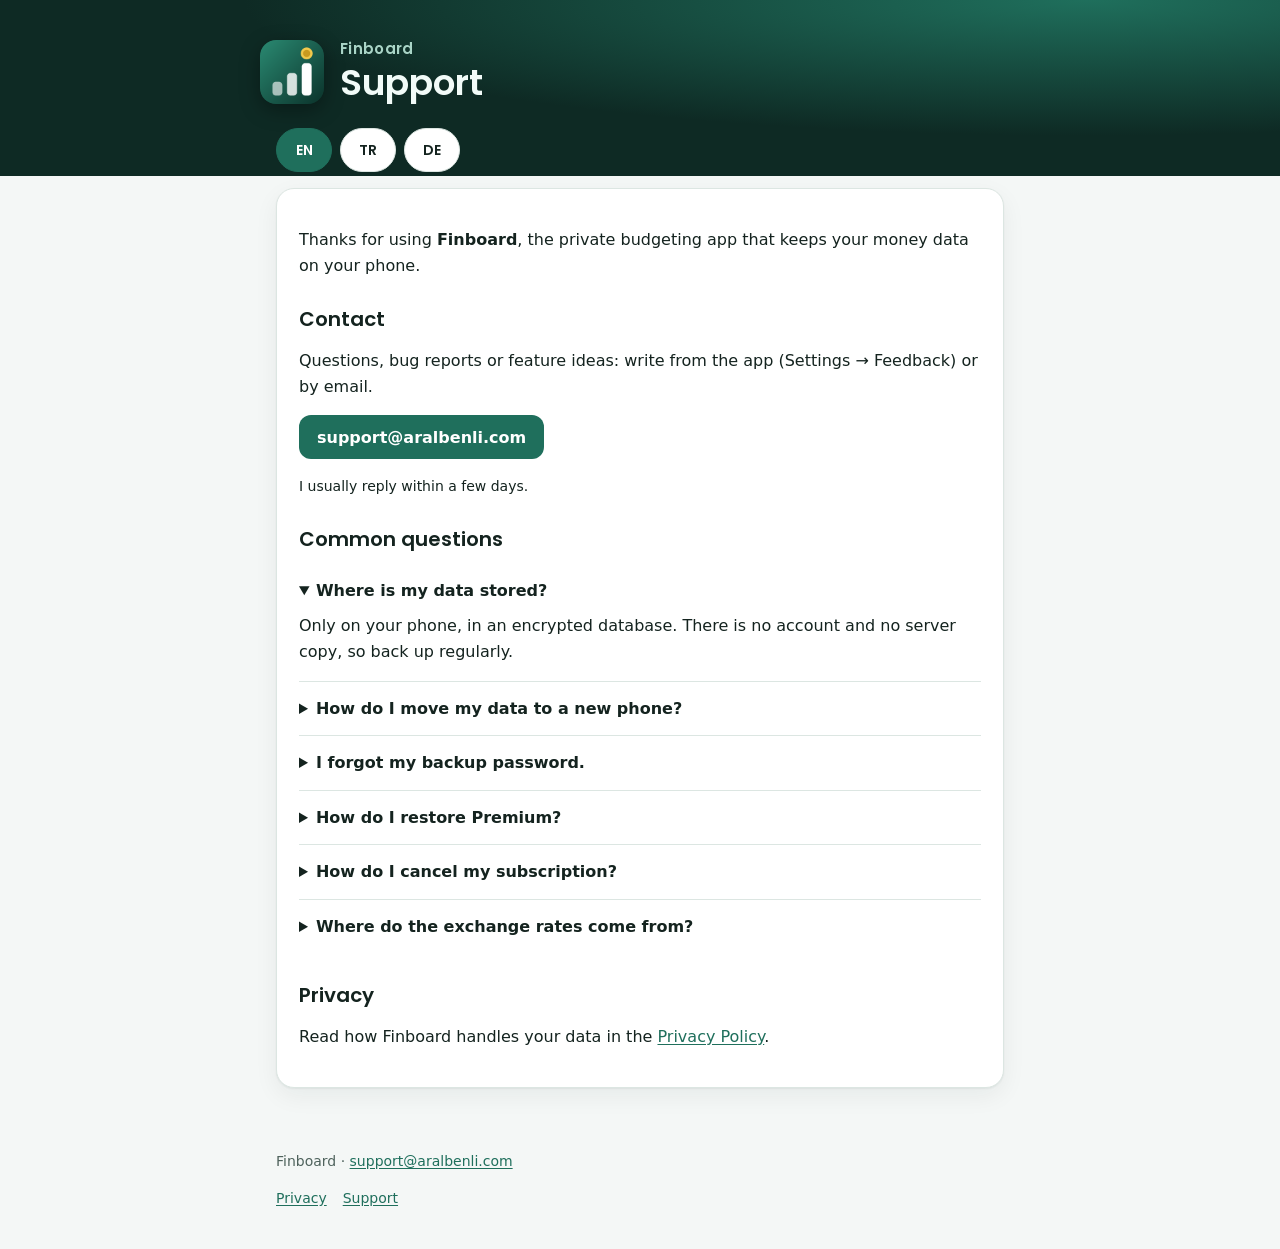
<file: index.html>
<!doctype html>
<html lang="en"><head><meta charset="utf-8"><meta name="viewport" content="width=device-width, initial-scale=1">
<title>Finboard</title><meta http-equiv="refresh" content="0; url=support.html"><link rel="canonical" href="support.html">
</head><body><p><a href="support.html">Finboard support</a> · <a href="privacy.html">Privacy Policy</a></p></body></html>
</file>
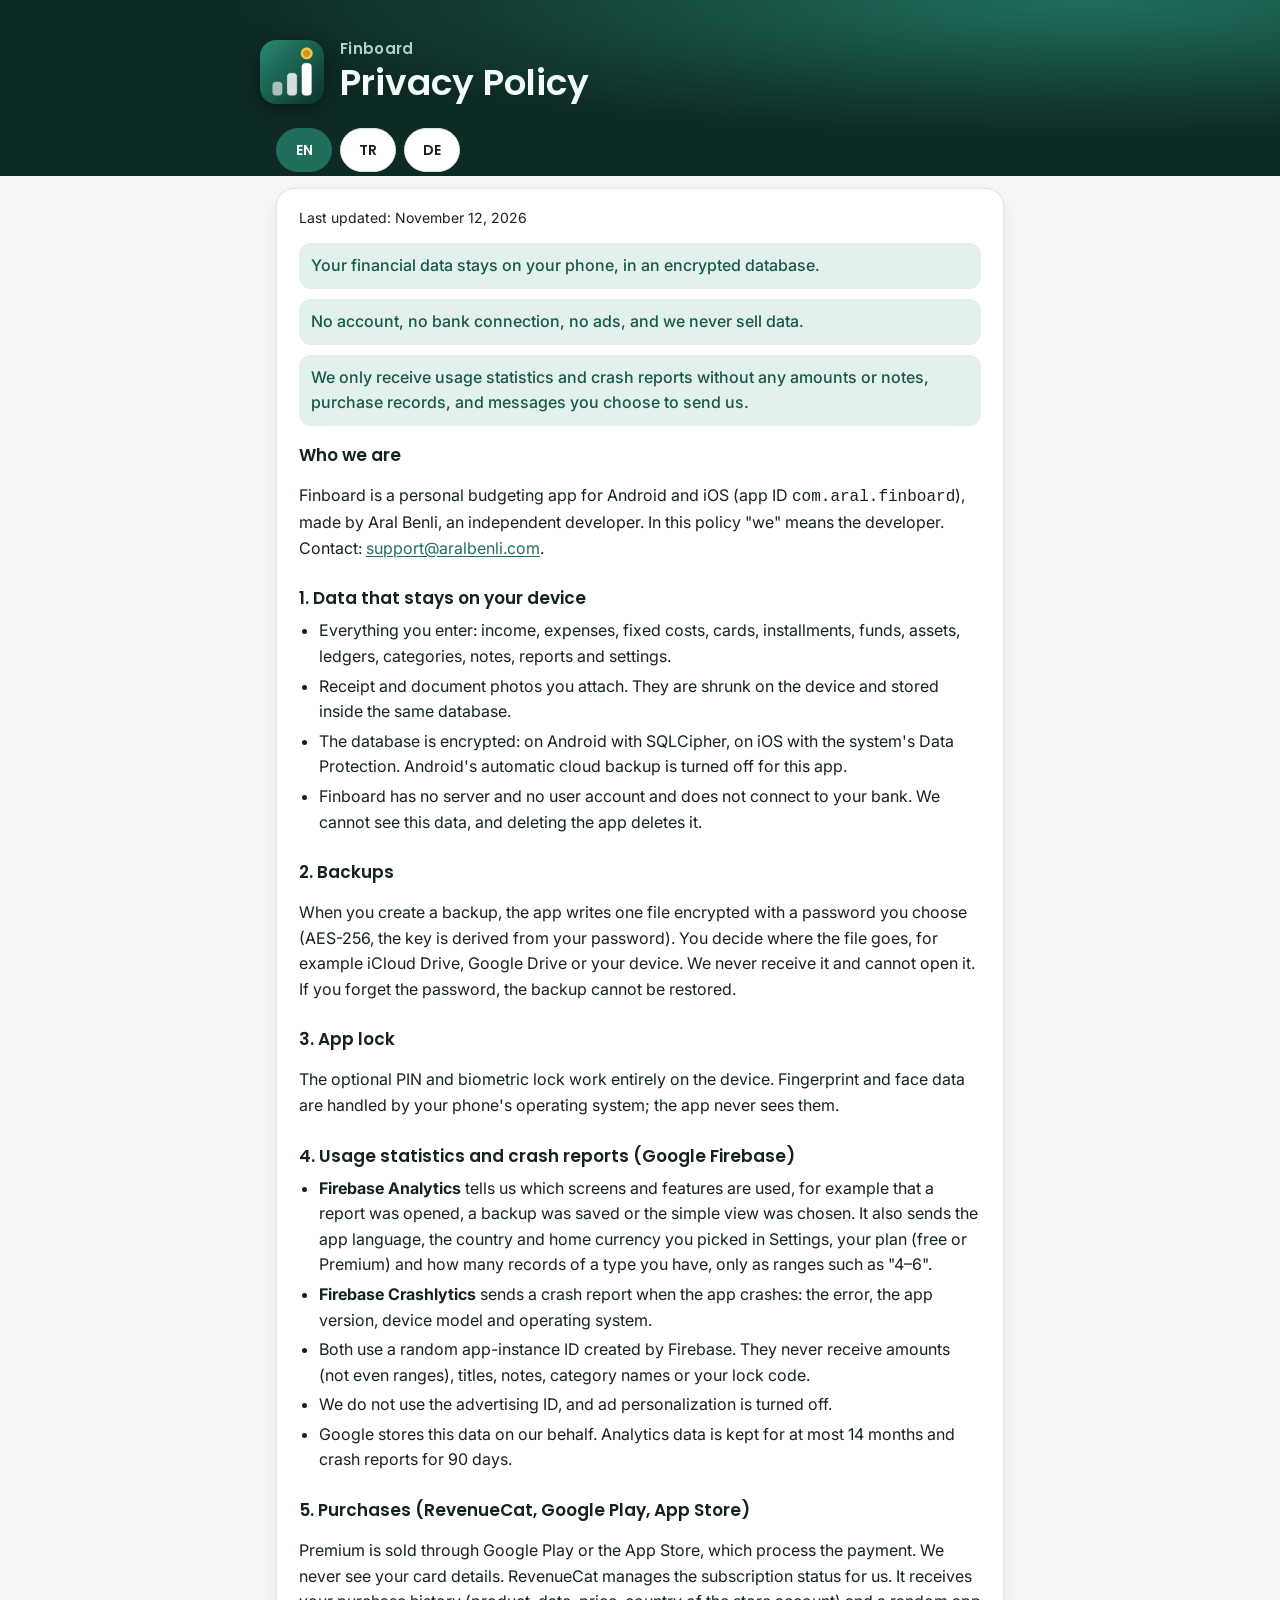
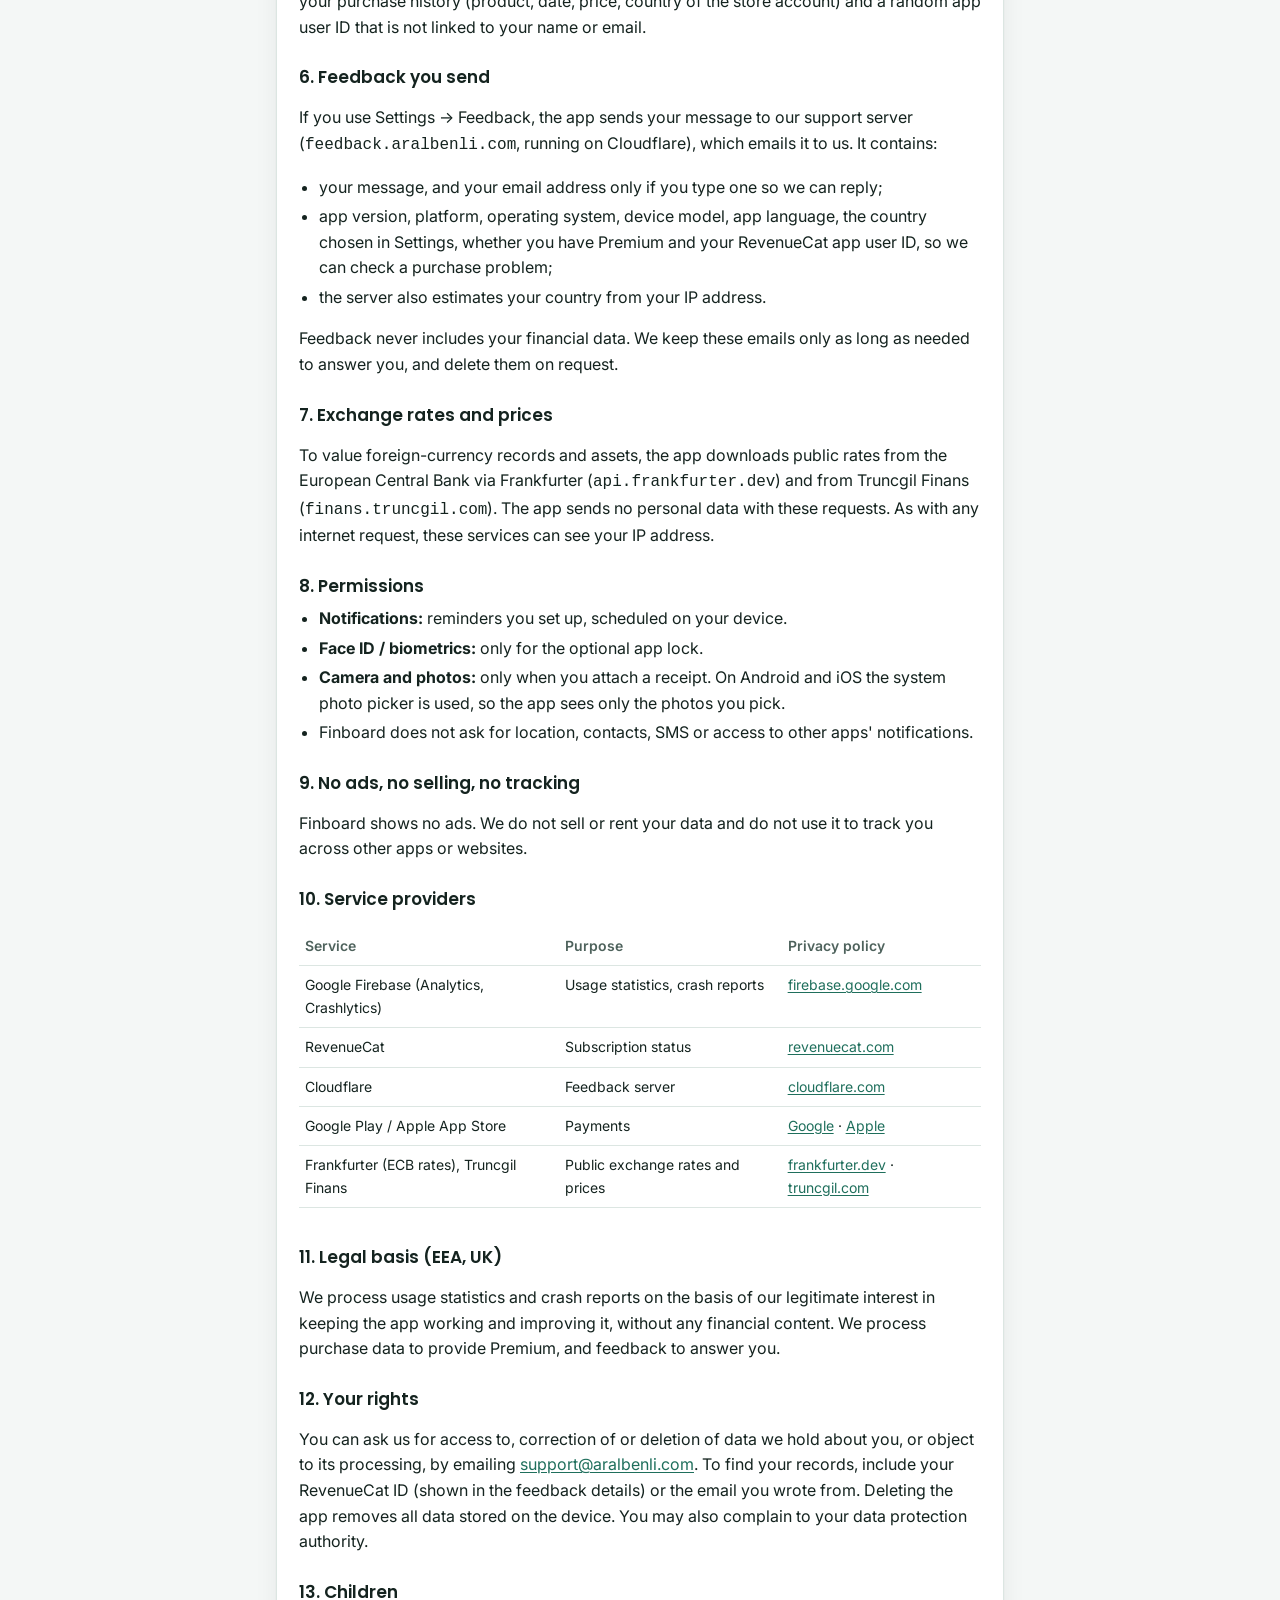
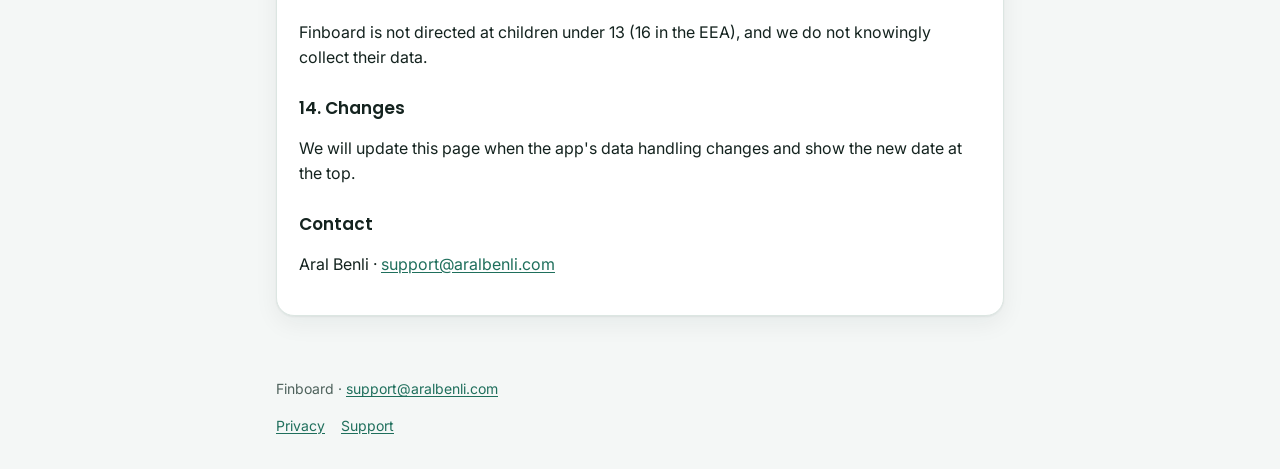
<file: privacy.html>
<!doctype html>
<html lang="en">
<head>
<meta charset="utf-8">
<meta name="viewport" content="width=device-width, initial-scale=1">
<title>Privacy Policy · Finboard</title>
<meta name="description" content="How Finboard handles your data: financial data stays encrypted on your device.">
<link rel="icon" href="icon.png">
<link rel="apple-touch-icon" href="icon.png">
<link rel="preconnect" href="https://fonts.googleapis.com">
<link rel="preconnect" href="https://fonts.gstatic.com" crossorigin>
<link href="https://fonts.googleapis.com/css2?family=Inter:wght@400;500;600&family=Poppins:wght@500;600&display=swap" rel="stylesheet">
<link rel="stylesheet" href="style.css">
<script>/* The app passes its own theme (?theme=dark|light); otherwise the system setting decides */
try{var t=new URLSearchParams(location.search).get("theme");if(t==="dark"||t==="light")document.documentElement.dataset.theme=t;}catch(e){}</script>
</head>
<body>
<header class="hero">
<div class="hero-inner">
<img src="icon.png" alt="" width="64" height="64" class="logo">
<div>
<p class="wordmark">Finboard</p>
<h1 data-i18n>Privacy Policy</h1>
</div>
</div>
</header>
<main>
<div class="tabs" role="tablist" aria-label="Language"><button type="button" role="tab" data-lang="en" aria-selected="false">EN</button><button type="button" role="tab" data-lang="tr" aria-selected="false">TR</button><button type="button" role="tab" data-lang="de" aria-selected="false">DE</button></div>

<section class="card page" data-lang="en" lang="en" hidden>
<p class="updated">Last updated: November 12, 2026</p>
<ul class="summary">
<li>Your financial data stays on your phone, in an encrypted database.</li>
<li>No account, no bank connection, no ads, and we never sell data.</li>
<li>We only receive usage statistics and crash reports without any amounts or notes, purchase records, and messages you choose to send us.</li>
</ul>

<h3>Who we are</h3>
<p>Finboard is a personal budgeting app for Android and iOS (app ID <code>com.aral.finboard</code>), made by Aral Benli, an independent developer. In this policy "we" means the developer. Contact: <a href="mailto:support@aralbenli.com">support@aralbenli.com</a>.</p>

<h3>1. Data that stays on your device</h3>
<ul>
<li>Everything you enter: income, expenses, fixed costs, cards, installments, funds, assets, ledgers, categories, notes, reports and settings.</li>
<li>Receipt and document photos you attach. They are shrunk on the device and stored inside the same database.</li>
<li>The database is encrypted: on Android with SQLCipher, on iOS with the system's Data Protection. Android's automatic cloud backup is turned off for this app.</li>
<li>Finboard has no server and no user account and does not connect to your bank. We cannot see this data, and deleting the app deletes it.</li>
</ul>

<h3>2. Backups</h3>
<p>When you create a backup, the app writes one file encrypted with a password you choose (AES-256, the key is derived from your password). You decide where the file goes, for example iCloud Drive, Google Drive or your device. We never receive it and cannot open it. If you forget the password, the backup cannot be restored.</p>

<h3>3. App lock</h3>
<p>The optional PIN and biometric lock work entirely on the device. Fingerprint and face data are handled by your phone's operating system; the app never sees them.</p>

<h3>4. Usage statistics and crash reports (Google Firebase)</h3>
<ul>
<li><strong>Firebase Analytics</strong> tells us which screens and features are used, for example that a report was opened, a backup was saved or the simple view was chosen. It also sends the app language, the country and home currency you picked in Settings, your plan (free or Premium) and how many records of a type you have, only as ranges such as "4–6".</li>
<li><strong>Firebase Crashlytics</strong> sends a crash report when the app crashes: the error, the app version, device model and operating system.</li>
<li>Both use a random app-instance ID created by Firebase. They never receive amounts (not even ranges), titles, notes, category names or your lock code.</li>
<li>We do not use the advertising ID, and ad personalization is turned off.</li>
<li>Google stores this data on our behalf. Analytics data is kept for at most 14 months and crash reports for 90 days.</li>
</ul>

<h3>5. Purchases (RevenueCat, Google Play, App Store)</h3>
<p>Premium is sold through Google Play or the App Store, which process the payment. We never see your card details. RevenueCat manages the subscription status for us. It receives your purchase history (product, date, price, country of the store account) and a random app user ID that is not linked to your name or email.</p>

<h3>6. Feedback you send</h3>
<p>If you use Settings → Feedback, the app sends your message to our support server (<code>feedback.aralbenli.com</code>, running on Cloudflare), which emails it to us. It contains:</p>
<ul>
<li>your message, and your email address only if you type one so we can reply;</li>
<li>app version, platform, operating system, device model, app language, the country chosen in Settings, whether you have Premium and your RevenueCat app user ID, so we can check a purchase problem;</li>
<li>the server also estimates your country from your IP address.</li>
</ul>
<p>Feedback never includes your financial data. We keep these emails only as long as needed to answer you, and delete them on request.</p>

<h3>7. Exchange rates and prices</h3>
<p>To value foreign-currency records and assets, the app downloads public rates from the European Central Bank via Frankfurter (<code>api.frankfurter.dev</code>) and from Truncgil Finans (<code>finans.truncgil.com</code>). The app sends no personal data with these requests. As with any internet request, these services can see your IP address.</p>

<h3>8. Permissions</h3>
<ul>
<li><strong>Notifications:</strong> reminders you set up, scheduled on your device.</li>
<li><strong>Face ID / biometrics:</strong> only for the optional app lock.</li>
<li><strong>Camera and photos:</strong> only when you attach a receipt. On Android and iOS the system photo picker is used, so the app sees only the photos you pick.</li>
<li>Finboard does not ask for location, contacts, SMS or access to other apps' notifications.</li>
</ul>

<h3>9. No ads, no selling, no tracking</h3>
<p>Finboard shows no ads. We do not sell or rent your data and do not use it to track you across other apps or websites.</p>

<h3>10. Service providers</h3>
<div class="table-wrap"><table>
<tr><th>Service</th><th>Purpose</th><th>Privacy policy</th></tr>
<tr><td>Google Firebase (Analytics, Crashlytics)</td><td>Usage statistics, crash reports</td><td><a href="https://firebase.google.com/support/privacy">firebase.google.com</a></td></tr>
<tr><td>RevenueCat</td><td>Subscription status</td><td><a href="https://www.revenuecat.com/privacy">revenuecat.com</a></td></tr>
<tr><td>Cloudflare</td><td>Feedback server</td><td><a href="https://www.cloudflare.com/privacypolicy/">cloudflare.com</a></td></tr>
<tr><td>Google Play / Apple App Store</td><td>Payments</td><td><a href="https://policies.google.com/privacy">Google</a> · <a href="https://www.apple.com/legal/privacy/">Apple</a></td></tr>
<tr><td>Frankfurter (ECB rates), Truncgil Finans</td><td>Public exchange rates and prices</td><td><a href="https://frankfurter.dev">frankfurter.dev</a> · <a href="https://finans.truncgil.com">truncgil.com</a></td></tr>
</table></div>

<h3>11. Legal basis (EEA, UK)</h3>
<p>We process usage statistics and crash reports on the basis of our legitimate interest in keeping the app working and improving it, without any financial content. We process purchase data to provide Premium, and feedback to answer you.</p>

<h3>12. Your rights</h3>
<p>You can ask us for access to, correction of or deletion of data we hold about you, or object to its processing, by emailing <a href="mailto:support@aralbenli.com">support@aralbenli.com</a>. To find your records, include your RevenueCat ID (shown in the feedback details) or the email you wrote from. Deleting the app removes all data stored on the device. You may also complain to your data protection authority.</p>

<h3>13. Children</h3>
<p>Finboard is not directed at children under 13 (16 in the EEA), and we do not knowingly collect their data.</p>

<h3>14. Changes</h3>
<p>We will update this page when the app's data handling changes and show the new date at the top.</p>

<h3>Contact</h3>
<p>Aral Benli · <a href="mailto:support@aralbenli.com">support@aralbenli.com</a></p>
</section>

<section class="card page" data-lang="tr" lang="tr" hidden>
<p class="updated">Son güncelleme: 12 Kasım 2026</p>
<ul class="summary">
<li>Finansal verileriniz telefonunuzda, şifreli bir veritabanında kalır.</li>
<li>Hesap yok, banka bağlantısı yok, reklam yok; verilerinizi asla satmayız.</li>
<li>Bize yalnızca tutar ve not içermeyen kullanım istatistikleri ile çökme raporları, satın alma kayıtları ve sizin gönderdiğiniz mesajlar ulaşır.</li>
</ul>

<h3>Biz kimiz</h3>
<p>Finboard, Android ve iOS için bir kişisel bütçe uygulamasıdır (uygulama kimliği <code>com.aral.finboard</code>). Bağımsız geliştirici Aral Benli tarafından yapılmıştır. Bu politikada "biz" geliştiriciyi ifade eder. İletişim: <a href="mailto:support@aralbenli.com">support@aralbenli.com</a>.</p>

<h3>1. Cihazınızda kalan veriler</h3>
<ul>
<li>Girdiğiniz her şey: gelirler, giderler, sabit giderler, kartlar, taksitler, fonlar, varlıklar, defterler, kategoriler, notlar, raporlar ve ayarlar.</li>
<li>Eklediğiniz fiş ve belge fotoğrafları. Cihazda küçültülür ve aynı veritabanında saklanır.</li>
<li>Veritabanı şifrelidir: Android'de SQLCipher, iOS'ta sistemin Veri Koruması (Data Protection) ile. Bu uygulama için Android'in otomatik bulut yedeklemesi kapalıdır.</li>
<li>Finboard'un sunucusu ve kullanıcı hesabı yoktur, bankanıza bağlanmaz. Bu verileri göremeyiz; uygulamayı silmek verileri de siler.</li>
</ul>

<h3>2. Yedekler</h3>
<p>Yedek aldığınızda uygulama, seçtiğiniz bir parolayla şifrelenmiş tek bir dosya oluşturur (AES-256, anahtar parolanızdan türetilir). Dosyanın nereye kaydedileceğine siz karar verirsiniz, örneğin iCloud Drive, Google Drive ya da cihazınız. Dosya bize hiç ulaşmaz ve biz açamayız. Parolayı unutursanız yedek geri yüklenemez.</p>

<h3>3. Uygulama kilidi</h3>
<p>İsteğe bağlı PIN ve biyometrik kilit tamamen cihazda çalışır. Parmak izi ve yüz verileri telefonunuzun işletim sistemi tarafından işlenir; uygulama bunları hiç görmez.</p>

<h3>4. Kullanım istatistikleri ve çökme raporları (Google Firebase)</h3>
<ul>
<li><strong>Firebase Analytics</strong> hangi ekran ve özelliklerin kullanıldığını gösterir, örneğin bir raporun açılması, yedeğin kaydedilmesi ya da sade görünümün seçilmesi. Ayrıca uygulama dilini, Ayarlar'da seçtiğiniz ülke ve ana para birimini, planınızı (ücretsiz ya da Premium) ve bir türden kaç kaydınız olduğunu yalnızca "4–6" gibi aralıklarla gönderir.</li>
<li><strong>Firebase Crashlytics</strong> uygulama çöktüğünde bir çökme raporu gönderir: hata, uygulama sürümü, cihaz modeli ve işletim sistemi.</li>
<li>İkisi de Firebase'in oluşturduğu rastgele bir uygulama kimliği kullanır. Tutarları (aralık olarak bile), başlıkları, notları, kategori adlarını ya da kilit kodunuzu asla almazlar.</li>
<li>Reklam kimliğini kullanmayız, reklam kişiselleştirmesi kapalıdır.</li>
<li>Bu verileri Google bizim adımıza saklar. Analytics verileri en fazla 14 ay, çökme raporları 90 gün tutulur.</li>
</ul>

<h3>5. Satın almalar (RevenueCat, Google Play, App Store)</h3>
<p>Premium, ödemeyi işleyen Google Play ya da App Store üzerinden satılır. Kart bilgilerinizi hiç görmeyiz. Abonelik durumunu bizim için RevenueCat yönetir. RevenueCat satın alma geçmişinizi (ürün, tarih, fiyat, mağaza hesabının ülkesi) ve adınıza ya da e-postanıza bağlı olmayan rastgele bir uygulama kullanıcı kimliğini alır.</p>

<h3>6. Gönderdiğiniz geri bildirimler</h3>
<p>Ayarlar → Geri bildirim'i kullanırsanız uygulama mesajınızı destek sunucumuza (<code>feedback.aralbenli.com</code>, Cloudflare üzerinde çalışır) gönderir; sunucu da bize e-postayla iletir. İçeriği:</p>
<ul>
<li>mesajınız; yanıt verebilmemiz için yalnızca siz yazarsanız e-posta adresiniz;</li>
<li>uygulama sürümü, platform, işletim sistemi, cihaz modeli, uygulama dili, Ayarlar'da seçilen ülke, Premium olup olmadığınız ve bir satın alma sorununu kontrol edebilmemiz için RevenueCat uygulama kullanıcı kimliğiniz;</li>
<li>sunucu ayrıca IP adresinizden ülkenizi tahmin eder.</li>
</ul>
<p>Geri bildirim hiçbir zaman finansal verilerinizi içermez. Bu e-postaları yalnızca size yanıt vermek için gereken süre boyunca saklar, talep ederseniz sileriz.</p>

<h3>7. Döviz kurları ve fiyatlar</h3>
<p>Döviz cinsinden kayıtları ve varlıkları değerlemek için uygulama, Avrupa Merkez Bankası'nın kurlarını Frankfurter (<code>api.frankfurter.dev</code>) üzerinden ve Truncgil Finans'tan (<code>finans.truncgil.com</code>) herkese açık olarak indirir. Bu isteklerle hiçbir kişisel veri gönderilmez. Her internet isteğinde olduğu gibi bu hizmetler IP adresinizi görebilir.</p>

<h3>8. İzinler</h3>
<ul>
<li><strong>Bildirimler:</strong> kurduğunuz hatırlatıcılar, cihazınızda planlanır.</li>
<li><strong>Face ID / biyometri:</strong> yalnızca isteğe bağlı uygulama kilidi için.</li>
<li><strong>Kamera ve fotoğraflar:</strong> yalnızca fiş eklerken. Android ve iOS'ta sistemin fotoğraf seçicisi kullanılır, uygulama yalnızca seçtiğiniz fotoğrafları görür.</li>
<li>Finboard konum, kişiler, SMS ya da diğer uygulamaların bildirimlerine erişim istemez.</li>
</ul>

<h3>9. Reklam yok, satış yok, izleme yok</h3>
<p>Finboard reklam göstermez. Verilerinizi satmaz ya da kiralamayız; sizi başka uygulama ve sitelerde izlemek için kullanmayız.</p>

<h3>10. Hizmet sağlayıcılar</h3>
<div class="table-wrap"><table>
<tr><th>Hizmet</th><th>Amaç</th><th>Gizlilik politikası</th></tr>
<tr><td>Google Firebase (Analytics, Crashlytics)</td><td>Kullanım istatistikleri, çökme raporları</td><td><a href="https://firebase.google.com/support/privacy">firebase.google.com</a></td></tr>
<tr><td>RevenueCat</td><td>Abonelik durumu</td><td><a href="https://www.revenuecat.com/privacy">revenuecat.com</a></td></tr>
<tr><td>Cloudflare</td><td>Geri bildirim sunucusu</td><td><a href="https://www.cloudflare.com/privacypolicy/">cloudflare.com</a></td></tr>
<tr><td>Google Play / Apple App Store</td><td>Ödemeler</td><td><a href="https://policies.google.com/privacy">Google</a> · <a href="https://www.apple.com/legal/privacy/">Apple</a></td></tr>
<tr><td>Frankfurter (AMB kurları), Truncgil Finans</td><td>Herkese açık kurlar ve fiyatlar</td><td><a href="https://frankfurter.dev">frankfurter.dev</a> · <a href="https://finans.truncgil.com">truncgil.com</a></td></tr>
</table></div>

<h3>11. Hukuki dayanak (KVKK, AEA, Birleşik Krallık)</h3>
<p>Kullanım istatistiklerini ve çökme raporlarını, uygulamayı çalışır tutmak ve geliştirmek için meşru menfaatimize dayanarak, hiçbir finansal içerik olmadan işleriz. Satın alma verilerini Premium'u sağlamak, geri bildirimleri size yanıt vermek için işleriz.</p>

<h3>12. Haklarınız</h3>
<p>Hakkınızda tuttuğumuz verilere erişmek, düzeltilmesini ya da silinmesini istemek veya işlenmesine itiraz etmek için <a href="mailto:support@aralbenli.com">support@aralbenli.com</a> adresine yazabilirsiniz. Kayıtlarınızı bulabilmemiz için RevenueCat kimliğinizi (geri bildirim ayrıntılarında görünür) ya da yazdığınız e-posta adresini ekleyin. Uygulamayı silmek cihazdaki tüm verileri siler. Kişisel Verileri Koruma Kurulu'na ya da bulunduğunuz ülkenin veri koruma otoritesine şikâyette bulunabilirsiniz.</p>

<h3>13. Çocuklar</h3>
<p>Finboard 13 yaşından (AEA'da 16) küçük çocuklara yönelik değildir ve onların verilerini bilerek toplamayız.</p>

<h3>14. Değişiklikler</h3>
<p>Uygulamanın veri kullanımı değiştiğinde bu sayfayı güncelleriz ve yeni tarihi en üstte gösteririz.</p>

<h3>İletişim</h3>
<p>Aral Benli · <a href="mailto:support@aralbenli.com">support@aralbenli.com</a></p>
</section>

<section class="card page" data-lang="de" lang="de" hidden>
<p class="updated">Zuletzt aktualisiert: 12. November 2026</p>
<ul class="summary">
<li>Ihre Finanzdaten bleiben auf Ihrem Telefon, in einer verschlüsselten Datenbank.</li>
<li>Kein Konto, keine Bankverbindung, keine Werbung, und wir verkaufen niemals Daten.</li>
<li>Wir erhalten nur Nutzungsstatistiken und Absturzberichte ohne Beträge oder Notizen, Kaufdaten und Nachrichten, die Sie uns selbst senden.</li>
</ul>

<h3>Wer wir sind</h3>
<p>Finboard ist eine App für das persönliche Budget für Android und iOS (App-ID <code>com.aral.finboard</code>), entwickelt von Aral Benli, einem unabhängigen Entwickler. „Wir“ bezeichnet in dieser Erklärung den Entwickler. Kontakt: <a href="mailto:support@aralbenli.com">support@aralbenli.com</a>.</p>

<h3>1. Daten, die auf Ihrem Gerät bleiben</h3>
<ul>
<li>Alles, was Sie eingeben: Einnahmen, Ausgaben, Fixkosten, Karten, Raten, Fonds, Vermögenswerte, Bücher, Kategorien, Notizen, Berichte und Einstellungen.</li>
<li>Beleg- und Dokumentfotos, die Sie anhängen. Sie werden auf dem Gerät verkleinert und in derselben Datenbank gespeichert.</li>
<li>Die Datenbank ist verschlüsselt: unter Android mit SQLCipher, unter iOS mit dem Datenschutz (Data Protection) des Systems. Die automatische Cloud-Sicherung von Android ist für diese App deaktiviert.</li>
<li>Finboard hat keinen Server und kein Benutzerkonto und verbindet sich nicht mit Ihrer Bank. Wir können diese Daten nicht sehen; wenn Sie die App löschen, werden sie gelöscht.</li>
</ul>

<h3>2. Sicherungen</h3>
<p>Wenn Sie eine Sicherung erstellen, schreibt die App eine Datei, die mit einem von Ihnen gewählten Passwort verschlüsselt ist (AES-256, der Schlüssel wird aus Ihrem Passwort abgeleitet). Sie entscheiden, wo die Datei gespeichert wird, zum Beispiel in iCloud Drive, Google Drive oder auf Ihrem Gerät. Wir erhalten sie nie und können sie nicht öffnen. Wenn Sie das Passwort vergessen, kann die Sicherung nicht wiederhergestellt werden.</p>

<h3>3. App-Sperre</h3>
<p>Die optionale PIN- und biometrische Sperre arbeitet vollständig auf dem Gerät. Fingerabdruck- und Gesichtsdaten verarbeitet das Betriebssystem Ihres Telefons; die App sieht sie nie.</p>

<h3>4. Nutzungsstatistiken und Absturzberichte (Google Firebase)</h3>
<ul>
<li><strong>Firebase Analytics</strong> zeigt uns, welche Bildschirme und Funktionen genutzt werden, zum Beispiel dass ein Bericht geöffnet, eine Sicherung gespeichert oder die einfache Ansicht gewählt wurde. Außerdem werden die App-Sprache, das in den Einstellungen gewählte Land und die Hauptwährung, Ihr Tarif (kostenlos oder Premium) und die Anzahl Ihrer Einträge eines Typs gesendet, nur als Bereiche wie „4–6“.</li>
<li><strong>Firebase Crashlytics</strong> sendet bei einem Absturz einen Absturzbericht: den Fehler, die App-Version, das Gerätemodell und das Betriebssystem.</li>
<li>Beide verwenden eine zufällige App-Instanz-ID von Firebase. Sie erhalten nie Beträge (auch keine Bereiche), Titel, Notizen, Kategorienamen oder Ihren Sperrcode.</li>
<li>Wir verwenden keine Werbe-ID, und die Personalisierung von Werbung ist deaktiviert.</li>
<li>Google speichert diese Daten in unserem Auftrag. Analytics-Daten werden höchstens 14 Monate, Absturzberichte 90 Tage aufbewahrt.</li>
</ul>

<h3>5. Käufe (RevenueCat, Google Play, App Store)</h3>
<p>Premium wird über Google Play oder den App Store verkauft, die die Zahlung abwickeln. Ihre Kartendaten sehen wir nie. RevenueCat verwaltet für uns den Abostatus und erhält Ihren Kaufverlauf (Produkt, Datum, Preis, Land des Store-Kontos) sowie eine zufällige App-Benutzer-ID, die nicht mit Ihrem Namen oder Ihrer E-Mail verknüpft ist.</p>

<h3>6. Feedback, das Sie senden</h3>
<p>Wenn Sie Einstellungen → Feedback verwenden, sendet die App Ihre Nachricht an unseren Support-Server (<code>feedback.aralbenli.com</code>, betrieben auf Cloudflare), der sie uns per E-Mail weiterleitet. Sie enthält:</p>
<ul>
<li>Ihre Nachricht und Ihre E-Mail-Adresse nur, wenn Sie eine eingeben, damit wir antworten können;</li>
<li>App-Version, Plattform, Betriebssystem, Gerätemodell, App-Sprache, das in den Einstellungen gewählte Land, ob Sie Premium haben, und Ihre RevenueCat-App-Benutzer-ID, damit wir ein Kaufproblem prüfen können;</li>
<li>der Server schätzt außerdem Ihr Land anhand Ihrer IP-Adresse.</li>
</ul>
<p>Feedback enthält nie Ihre Finanzdaten. Wir bewahren diese E-Mails nur so lange auf, wie es für die Antwort nötig ist, und löschen sie auf Anfrage.</p>

<h3>7. Wechselkurse und Preise</h3>
<p>Um Fremdwährungseinträge und Vermögenswerte zu bewerten, lädt die App öffentliche Kurse der Europäischen Zentralbank über Frankfurter (<code>api.frankfurter.dev</code>) und von Truncgil Finans (<code>finans.truncgil.com</code>) herunter. Dabei werden keine personenbezogenen Daten gesendet. Wie bei jeder Internetanfrage können diese Dienste Ihre IP-Adresse sehen.</p>

<h3>8. Berechtigungen</h3>
<ul>
<li><strong>Benachrichtigungen:</strong> Erinnerungen, die Sie einrichten, werden auf Ihrem Gerät geplant.</li>
<li><strong>Face ID / Biometrie:</strong> nur für die optionale App-Sperre.</li>
<li><strong>Kamera und Fotos:</strong> nur wenn Sie einen Beleg anhängen. Unter Android und iOS wird die Fotoauswahl des Systems verwendet; die App sieht nur die Fotos, die Sie auswählen.</li>
<li>Finboard fragt nicht nach Standort, Kontakten, SMS oder Zugriff auf Benachrichtigungen anderer Apps.</li>
</ul>

<h3>9. Keine Werbung, kein Verkauf, kein Tracking</h3>
<p>Finboard zeigt keine Werbung. Wir verkaufen oder vermieten Ihre Daten nicht und nutzen sie nicht, um Sie in anderen Apps oder auf Websites zu verfolgen.</p>

<h3>10. Dienstleister</h3>
<div class="table-wrap"><table>
<tr><th>Dienst</th><th>Zweck</th><th>Datenschutzerklärung</th></tr>
<tr><td>Google Firebase (Analytics, Crashlytics)</td><td>Nutzungsstatistiken, Absturzberichte</td><td><a href="https://firebase.google.com/support/privacy">firebase.google.com</a></td></tr>
<tr><td>RevenueCat</td><td>Abostatus</td><td><a href="https://www.revenuecat.com/privacy">revenuecat.com</a></td></tr>
<tr><td>Cloudflare</td><td>Feedback-Server</td><td><a href="https://www.cloudflare.com/privacypolicy/">cloudflare.com</a></td></tr>
<tr><td>Google Play / Apple App Store</td><td>Zahlungen</td><td><a href="https://policies.google.com/privacy">Google</a> · <a href="https://www.apple.com/legal/privacy/">Apple</a></td></tr>
<tr><td>Frankfurter (EZB-Kurse), Truncgil Finans</td><td>Öffentliche Kurse und Preise</td><td><a href="https://frankfurter.dev">frankfurter.dev</a> · <a href="https://finans.truncgil.com">truncgil.com</a></td></tr>
</table></div>

<h3>11. Rechtsgrundlage (EWR, Vereinigtes Königreich)</h3>
<p>Nutzungsstatistiken und Absturzberichte verarbeiten wir auf Grundlage unseres berechtigten Interesses, die App funktionsfähig zu halten und zu verbessern, ohne finanzielle Inhalte (Art. 6 Abs. 1 lit. f DSGVO). Kaufdaten verarbeiten wir, um Premium bereitzustellen, Feedback, um Ihnen zu antworten.</p>

<h3>12. Ihre Rechte</h3>
<p>Sie können Auskunft, Berichtigung oder Löschung der Daten verlangen, die wir über Sie haben, oder der Verarbeitung widersprechen: per E-Mail an <a href="mailto:support@aralbenli.com">support@aralbenli.com</a>. Damit wir Ihre Daten finden, geben Sie Ihre RevenueCat-ID (in den Feedback-Details sichtbar) oder die E-Mail an, von der Sie geschrieben haben. Wenn Sie die App löschen, werden alle Daten auf dem Gerät gelöscht. Sie können sich auch bei Ihrer Datenschutzaufsichtsbehörde beschweren.</p>

<h3>13. Kinder</h3>
<p>Finboard richtet sich nicht an Kinder unter 13 Jahren (im EWR unter 16), und wir erheben wissentlich keine Daten von ihnen.</p>

<h3>14. Änderungen</h3>
<p>Wenn sich der Umgang der App mit Daten ändert, aktualisieren wir diese Seite und zeigen oben das neue Datum.</p>

<h3>Kontakt</h3>
<p>Aral Benli · <a href="mailto:support@aralbenli.com">support@aralbenli.com</a></p>
</section>
</main>
<footer>
<p>Finboard · <a href="mailto:support@aralbenli.com">support@aralbenli.com</a></p>
<nav><a href="privacy.html">Privacy</a><a href="support.html">Support</a></nav>
</footer>
<script>
(function () {
  var titles = {"en": "Privacy Policy", "tr": "Gizlilik Politikası", "de": "Datenschutzerklärung"};
  var tabs = document.querySelectorAll('.tabs button');
  var codes = Array.prototype.map.call(tabs, function (t) { return t.dataset.lang; });
  function show(code) {
    if (codes.indexOf(code) < 0) code = 'en';
    tabs.forEach(function (t) { t.setAttribute('aria-selected', t.dataset.lang === code); });
    document.querySelectorAll('[data-lang].page').forEach(function (s) { s.hidden = s.dataset.lang !== code; });
    document.documentElement.lang = code;
    document.querySelector('h1[data-i18n]').textContent = titles[code];
  }
  tabs.forEach(function (t) {
    t.addEventListener('click', function () { history.replaceState(null, '', location.search + '#' + t.dataset.lang); show(t.dataset.lang); });
  });
  var hash = location.hash.slice(1);
  var nav = (navigator.language || 'en').slice(0, 2).toLowerCase();
  show(codes.indexOf(hash) >= 0 ? hash : nav);
})();
</script>
</body>
</html>
</file>
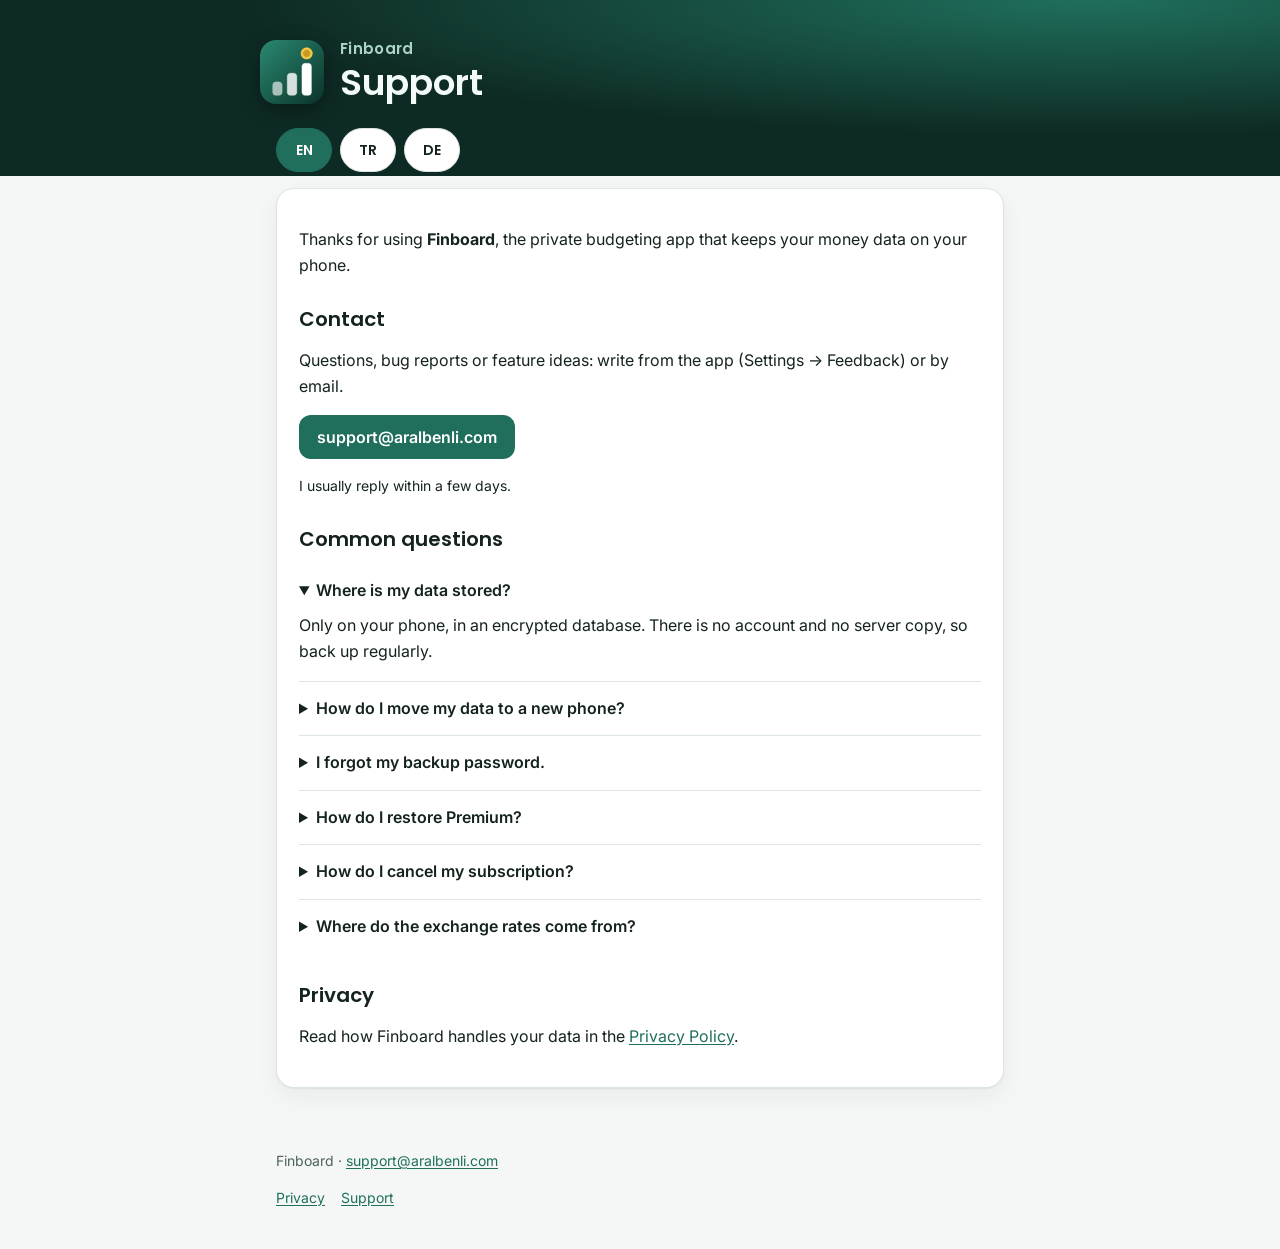
<file: support.html>
<!doctype html>
<html lang="en">
<head>
<meta charset="utf-8">
<meta name="viewport" content="width=device-width, initial-scale=1">
<title>Support · Finboard</title>
<meta name="description" content="Help and contact for Finboard.">
<link rel="icon" href="icon.png">
<link rel="apple-touch-icon" href="icon.png">
<link rel="preconnect" href="https://fonts.googleapis.com">
<link rel="preconnect" href="https://fonts.gstatic.com" crossorigin>
<link href="https://fonts.googleapis.com/css2?family=Inter:wght@400;500;600&family=Poppins:wght@500;600&display=swap" rel="stylesheet">
<link rel="stylesheet" href="style.css">
<script>/* The app passes its own theme (?theme=dark|light); otherwise the system setting decides */
try{var t=new URLSearchParams(location.search).get("theme");if(t==="dark"||t==="light")document.documentElement.dataset.theme=t;}catch(e){}</script>
</head>
<body>
<header class="hero">
<div class="hero-inner">
<img src="icon.png" alt="" width="64" height="64" class="logo">
<div>
<p class="wordmark">Finboard</p>
<h1 data-i18n>Support</h1>
</div>
</div>
</header>
<main>
<div class="tabs" role="tablist" aria-label="Language"><button type="button" role="tab" data-lang="en" aria-selected="false">EN</button><button type="button" role="tab" data-lang="tr" aria-selected="false">TR</button><button type="button" role="tab" data-lang="de" aria-selected="false">DE</button></div>

<section class="card page" data-lang="en" lang="en" hidden>
<p>Thanks for using <strong>Finboard</strong>, the private budgeting app that keeps your money data on your phone.</p>
<h2>Contact</h2>
<p>Questions, bug reports or feature ideas: write from the app (Settings → Feedback) or by email.</p>
<p><a class="button" href="mailto:support@aralbenli.com">support@aralbenli.com</a></p>
<p class="muted">I usually reply within a few days.</p>
<h2>Common questions</h2>
<details open><summary>Where is my data stored?</summary>
<p>Only on your phone, in an encrypted database. There is no account and no server copy, so back up regularly.</p></details>
<details><summary>How do I move my data to a new phone?</summary>
<p>Settings → Backup → create a backup with a password and save it to iCloud Drive, Google Drive or a file. On the new phone, install Finboard and choose Restore. Backups work between Android and iPhone.</p></details>
<details><summary>I forgot my backup password.</summary>
<p>The backup is encrypted with your password and nobody, including us, can open it without that password. Create a new backup on the phone that still has your data.</p></details>
<details><summary>How do I restore Premium?</summary>
<p>Settings → Premium → Restore Purchases, signed in with the same Apple Account or Google account you bought it with.</p></details>
<details><summary>How do I cancel my subscription?</summary>
<p><strong>iPhone:</strong> Settings → [your name] → Subscriptions → Finboard.<br><strong>Android:</strong> Google Play → Payments &amp; subscriptions → Subscriptions.</p></details>
<details><summary>Where do the exchange rates come from?</summary>
<p>From the European Central Bank (via Frankfurter) and Truncgil Finans. They are refreshed every few hours when you are online.</p></details>
<h2>Privacy</h2>
<p>Read how Finboard handles your data in the <a href="privacy.html#en">Privacy Policy</a>.</p>
</section>

<section class="card page" data-lang="tr" lang="tr" hidden>
<p><strong>Finboard</strong>'u kullandığınız için teşekkürler. Finboard, para verilerinizi telefonunuzda tutan, gizliliğe önem veren bir bütçe uygulamasıdır.</p>
<h2>İletişim</h2>
<p>Sorular, hata bildirimleri ya da özellik fikirleri için uygulamadan (Ayarlar → Geri bildirim) ya da e-postayla yazın.</p>
<p><a class="button" href="mailto:support@aralbenli.com">support@aralbenli.com</a></p>
<p class="muted">Genellikle birkaç gün içinde yanıt veririm.</p>
<h2>Sık sorulan sorular</h2>
<details open><summary>Verilerim nerede saklanıyor?</summary>
<p>Yalnızca telefonunuzda, şifreli bir veritabanında. Hesap ya da sunucuda kopya yoktur, bu yüzden düzenli yedek alın.</p></details>
<details><summary>Verilerimi yeni telefona nasıl taşırım?</summary>
<p>Ayarlar → Yedekleme → parolalı bir yedek oluşturun ve iCloud Drive, Google Drive ya da bir dosyaya kaydedin. Yeni telefonda Finboard'u kurun ve Geri yükle'yi seçin. Yedekler Android ile iPhone arasında çalışır.</p></details>
<details><summary>Yedek parolamı unuttum.</summary>
<p>Yedek parolanızla şifrelenir; biz dahil hiç kimse parola olmadan açamaz. Verilerinizin hâlâ durduğu telefonda yeni bir yedek oluşturun.</p></details>
<details><summary>Premium'u nasıl geri yüklerim?</summary>
<p>Ayarlar → Premium → Satın almaları geri yükle; satın aldığınız Apple Hesabı ya da Google hesabıyla giriş yapmış olmalısınız.</p></details>
<details><summary>Aboneliğimi nasıl iptal ederim?</summary>
<p><strong>iPhone:</strong> Ayarlar → [adınız] → Abonelikler → Finboard.<br><strong>Android:</strong> Google Play → Ödemeler ve abonelikler → Abonelikler.</p></details>
<details><summary>Döviz kurları nereden geliyor?</summary>
<p>Avrupa Merkez Bankası'ndan (Frankfurter üzerinden) ve Truncgil Finans'tan. İnternete bağlıyken birkaç saatte bir yenilenir.</p></details>
<h2>Gizlilik</h2>
<p>Finboard'un verilerinizi nasıl işlediğini <a href="privacy.html#tr">Gizlilik Politikası</a>'nda okuyabilirsiniz.</p>
</section>

<section class="card page" data-lang="de" lang="de" hidden>
<p>Danke, dass Sie <strong>Finboard</strong> nutzen, die private Budget-App, die Ihre Finanzdaten auf Ihrem Telefon behält.</p>
<h2>Kontakt</h2>
<p>Fragen, Fehlerberichte oder Ideen: schreiben Sie aus der App (Einstellungen → Feedback) oder per E-Mail.</p>
<p><a class="button" href="mailto:support@aralbenli.com">support@aralbenli.com</a></p>
<p class="muted">Ich antworte meist innerhalb weniger Tage.</p>
<h2>Häufige Fragen</h2>
<details open><summary>Wo werden meine Daten gespeichert?</summary>
<p>Nur auf Ihrem Telefon, in einer verschlüsselten Datenbank. Es gibt kein Konto und keine Kopie auf einem Server, erstellen Sie also regelmäßig Sicherungen.</p></details>
<details><summary>Wie übertrage ich meine Daten auf ein neues Telefon?</summary>
<p>Einstellungen → Sicherung → eine Sicherung mit Passwort erstellen und in iCloud Drive, Google Drive oder als Datei speichern. Auf dem neuen Telefon Finboard installieren und Wiederherstellen wählen. Sicherungen funktionieren zwischen Android und iPhone.</p></details>
<details><summary>Ich habe mein Sicherungspasswort vergessen.</summary>
<p>Die Sicherung ist mit Ihrem Passwort verschlüsselt; niemand, auch wir nicht, kann sie ohne Passwort öffnen. Erstellen Sie auf dem Telefon, das Ihre Daten noch hat, eine neue Sicherung.</p></details>
<details><summary>Wie stelle ich Premium wieder her?</summary>
<p>Einstellungen → Premium → Käufe wiederherstellen, angemeldet mit demselben Apple Account oder Google-Konto, mit dem Sie gekauft haben.</p></details>
<details><summary>Wie kündige ich mein Abo?</summary>
<p><strong>iPhone:</strong> Einstellungen → [Ihr Name] → Abonnements → Finboard.<br><strong>Android:</strong> Google Play → Zahlungen und Abos → Abos.</p></details>
<details><summary>Woher kommen die Wechselkurse?</summary>
<p>Von der Europäischen Zentralbank (über Frankfurter) und von Truncgil Finans. Sie werden alle paar Stunden aktualisiert, wenn Sie online sind.</p></details>
<h2>Datenschutz</h2>
<p>Wie Finboard mit Ihren Daten umgeht, lesen Sie in der <a href="privacy.html#de">Datenschutzerklärung</a>.</p>
</section>
</main>
<footer>
<p>Finboard · <a href="mailto:support@aralbenli.com">support@aralbenli.com</a></p>
<nav><a href="privacy.html">Privacy</a><a href="support.html">Support</a></nav>
</footer>
<script>
(function () {
  var titles = {"en": "Support", "tr": "Destek", "de": "Support"};
  var tabs = document.querySelectorAll('.tabs button');
  var codes = Array.prototype.map.call(tabs, function (t) { return t.dataset.lang; });
  function show(code) {
    if (codes.indexOf(code) < 0) code = 'en';
    tabs.forEach(function (t) { t.setAttribute('aria-selected', t.dataset.lang === code); });
    document.querySelectorAll('[data-lang].page').forEach(function (s) { s.hidden = s.dataset.lang !== code; });
    document.documentElement.lang = code;
    document.querySelector('h1[data-i18n]').textContent = titles[code];
  }
  tabs.forEach(function (t) {
    t.addEventListener('click', function () { history.replaceState(null, '', location.search + '#' + t.dataset.lang); show(t.dataset.lang); });
  });
  var hash = location.hash.slice(1);
  var nav = (navigator.language || 'en').slice(0, 2).toLowerCase();
  show(codes.indexOf(hash) >= 0 ? hash : nav);
})();
</script>
</body>
</html>
</file>
<file: style.css>
/* Finboard site: brand teal on a dark "premium" hero, light and dark themes */
:root {
  --brand: #1F6F5C;
  --hero: #0E2A24;
  --hero-text: #F2FBF8;
  --hero-muted: #A9D4C6;
  --bg: #F4F7F6;
  --card: #FFFFFF;
  --text: #14231F;
  --muted: #4E625C;
  --line: #DCE6E2;
  --link: #1F6F5C;
  --chip: #E3F1EC;
  --chip-text: #17584A;
  --shadow: 0 1px 2px rgba(14, 42, 36, .06), 0 8px 24px rgba(14, 42, 36, .06);
  color-scheme: light;
}
@media (prefers-color-scheme: dark) {
  :root:not([data-theme="light"]) {
    --bg: #0A1714;
    --card: #11231F;
    --text: #E4EFEB;
    --muted: #9DB5AD;
    --line: #22392F;
    --link: #6FD3B6;
    --chip: #183A31;
    --chip-text: #A8E6D3;
    --shadow: none;
    color-scheme: dark;
  }
}
:root[data-theme="dark"] {
  --bg: #0A1714;
  --card: #11231F;
  --text: #E4EFEB;
  --muted: #9DB5AD;
  --line: #22392F;
  --link: #6FD3B6;
  --chip: #183A31;
  --chip-text: #A8E6D3;
  --shadow: none;
  color-scheme: dark;
}

* { box-sizing: border-box; }
html { -webkit-text-size-adjust: 100%; }
body {
  margin: 0;
  background: var(--bg);
  color: var(--text);
  font: 16px/1.6 "Inter", system-ui, -apple-system, "Segoe UI", Roboto, sans-serif;
}
a { color: var(--link); text-underline-offset: 2px; }
a:focus-visible, button:focus-visible, summary:focus-visible { outline: 3px solid var(--link); outline-offset: 2px; border-radius: 6px; }

.hero {
  background: radial-gradient(120% 140% at 85% 0%, #1F6F5C 0%, rgba(31, 111, 92, 0) 55%), var(--hero);
  color: var(--hero-text);
  padding: 40px 16px 72px;
}
.hero-inner { max-width: 760px; margin: 0 auto; display: flex; align-items: center; gap: 16px; }
.logo { width: 64px; height: 64px; border-radius: 16px; box-shadow: 0 6px 20px rgba(0, 0, 0, .35); flex: none; }
.wordmark { font: 600 15px/1 "Poppins", system-ui, sans-serif; letter-spacing: .02em; color: var(--hero-muted); margin: 0 0 6px; }
.hero h1 { font: 600 clamp(26px, 6vw, 36px)/1.15 "Poppins", system-ui, sans-serif; margin: 0; }
.hero p.tagline { margin: 8px 0 0; color: var(--hero-muted); font-size: 15px; }

main { max-width: 760px; margin: -48px auto 0; padding: 0 16px 24px; }
.card {
  background: var(--card);
  border: 1px solid var(--line);
  border-radius: 18px;
  box-shadow: var(--shadow);
  padding: 22px 22px;
  margin: 0 0 16px;
}
.card h2 { font: 600 20px/1.3 "Poppins", system-ui, sans-serif; margin: 0 0 12px; }
.card h3 { font: 600 17px/1.35 "Poppins", system-ui, sans-serif; margin: 26px 0 8px; }
.card h3:first-of-type { margin-top: 18px; }
.card p, .card li { color: var(--text); }
.card ul { padding-left: 20px; margin: 8px 0 12px; }
.card li { margin: 4px 0; }
.muted, .updated { color: var(--muted); font-size: 14px; }
.updated { margin-top: -4px; }

.card .summary { display: grid; gap: 10px; margin: 6px 0 4px; padding: 0; list-style: none; }
.card h2 { margin-top: 28px; }
.card h2:first-child { margin-top: 0; }
.summary li {
  margin: 0; padding: 10px 12px; border-radius: 12px;
  background: var(--chip); color: var(--chip-text); font-weight: 500;
}

.tabs { display: flex; gap: 8px; margin: 0 0 16px; }
.tabs button {
  min-height: 44px; min-width: 56px; padding: 0 16px;
  border-radius: 999px; border: 1px solid var(--line);
  background: var(--card); color: var(--text);
  font: 600 14px/1 "Poppins", system-ui, sans-serif; cursor: pointer;
}
.tabs button[aria-selected="true"] { background: var(--brand); border-color: var(--brand); color: #FFFFFF; }

.button {
  display: inline-flex; align-items: center; min-height: 44px; padding: 0 18px;
  border-radius: 12px; background: var(--brand); color: #FFFFFF; font-weight: 600; text-decoration: none;
}
details { border-top: 1px solid var(--line); padding: 4px 0; }
details:first-of-type { border-top: 0; }
summary { cursor: pointer; padding: 10px 0; font-weight: 600; min-height: 44px; }
details p { margin: 0 0 12px; }

table { width: 100%; border-collapse: collapse; font-size: 14px; margin: 8px 0 12px; }
th, td { text-align: left; padding: 8px 6px; border-bottom: 1px solid var(--line); vertical-align: top; }
th { color: var(--muted); font-weight: 600; }
.table-wrap { overflow-x: auto; }

footer { max-width: 760px; margin: 0 auto; padding: 8px 16px 40px; color: var(--muted); font-size: 14px; }
footer nav { display: flex; gap: 16px; margin-top: 6px; }

@media (max-width: 480px) {
  .card { padding: 18px 16px; border-radius: 16px; }
  .hero { padding-top: 28px; }
  .logo { width: 52px; height: 52px; border-radius: 13px; }
}
</file>
